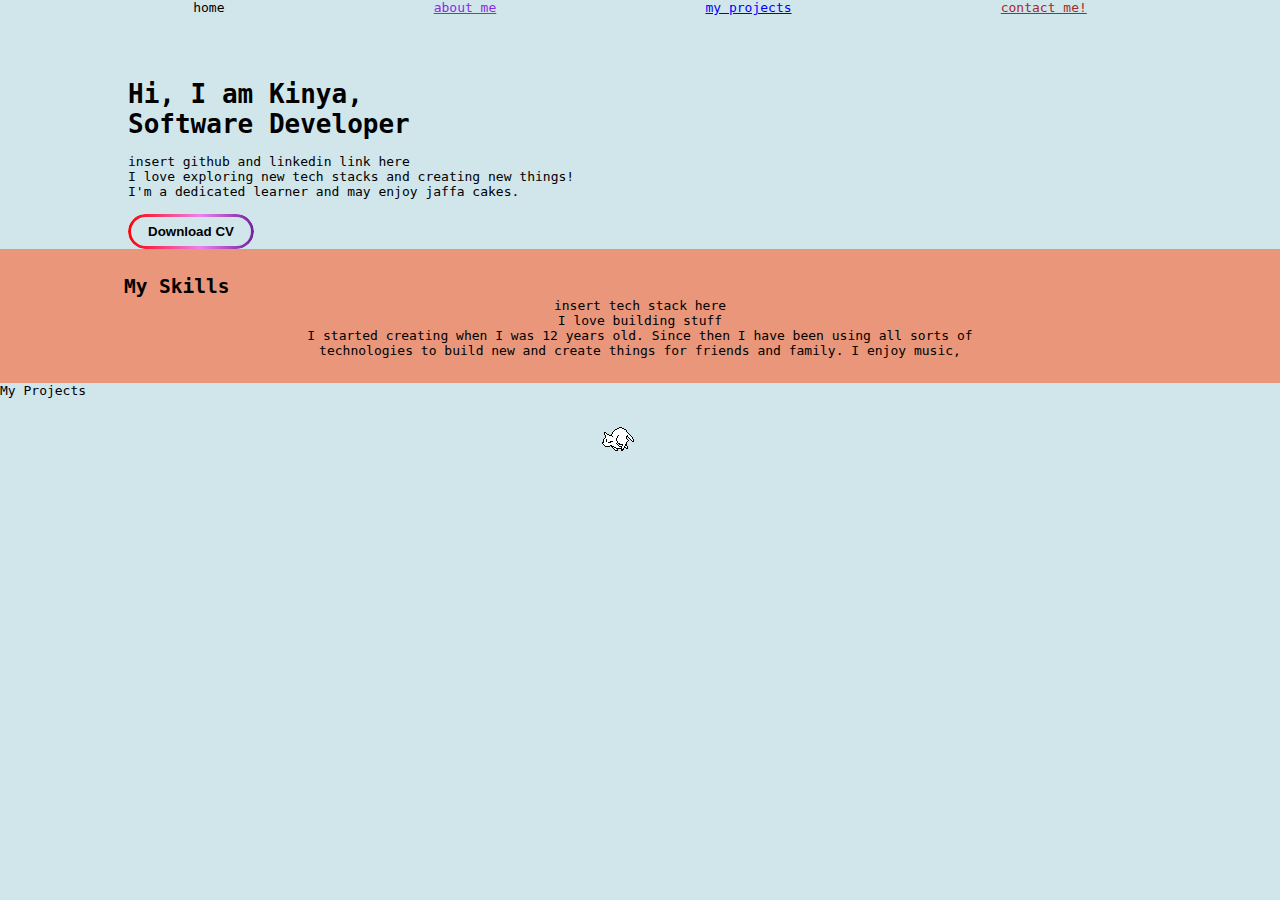
<file: index.html>
<!DOCTYPE html>
<html>
  <head>
    <title>kinkinkin</title>
    <link rel="stylesheet" href="./css/main.css" />
  </head>

  <body>
    <nav>
      <ul>
        <li>home</li>
        <li><a href="aboutme.html" class="aboutclr">about me</a></li>
        <li><a href="projects.html" class="projectsclr">my projects</a></li>
        <li><a href="contact.html" class="contactclr">contact me!</a></li>
      </ul>
    </nav>
    <div
      id="oneko"
      style="
        z-index: 5;
        width: 32px;
        height: 32px;
        position: absolute;
        pointer-events: none;
        background-image: url('/assets/oneko.gif');
        image-rendering: pixelated;
        left: 2.50797px;
        top: 19.78px;
        background-position: -64px 0px;
      "
    ></div>
    <div class="intro">
      <h1 class="header">
        Hi, I am Kinya, <br />
        Software Developer
      </h1>
      <br />
      <p>insert github and linkedin link here</p>
      <p>
        I love exploring new tech stacks and creating new things! <br />
        I'm a dedicated learner and may enjoy jaffa cakes.
      </p>
      <br />
      <button class="downloadCV">Download CV</button>
    </div>

    <div class="myskills">
      <h2 class="myskillsheader">My Skills</h2>
      <p>insert tech stack here</p>
      <p>I love building stuff</p>
      <p>
        I started creating when I was 12 years old. Since then I have been using
        all sorts of <br />
        technologies to build new and create things for friends and family. I
        enjoy music,
      </p>
    </div>

    <div id="myProjects" class="myprojects">
      <p>My Projects</p>
    </div>
  </body>
  <script src="./js/oneko.js"></script>
</html>
</file>
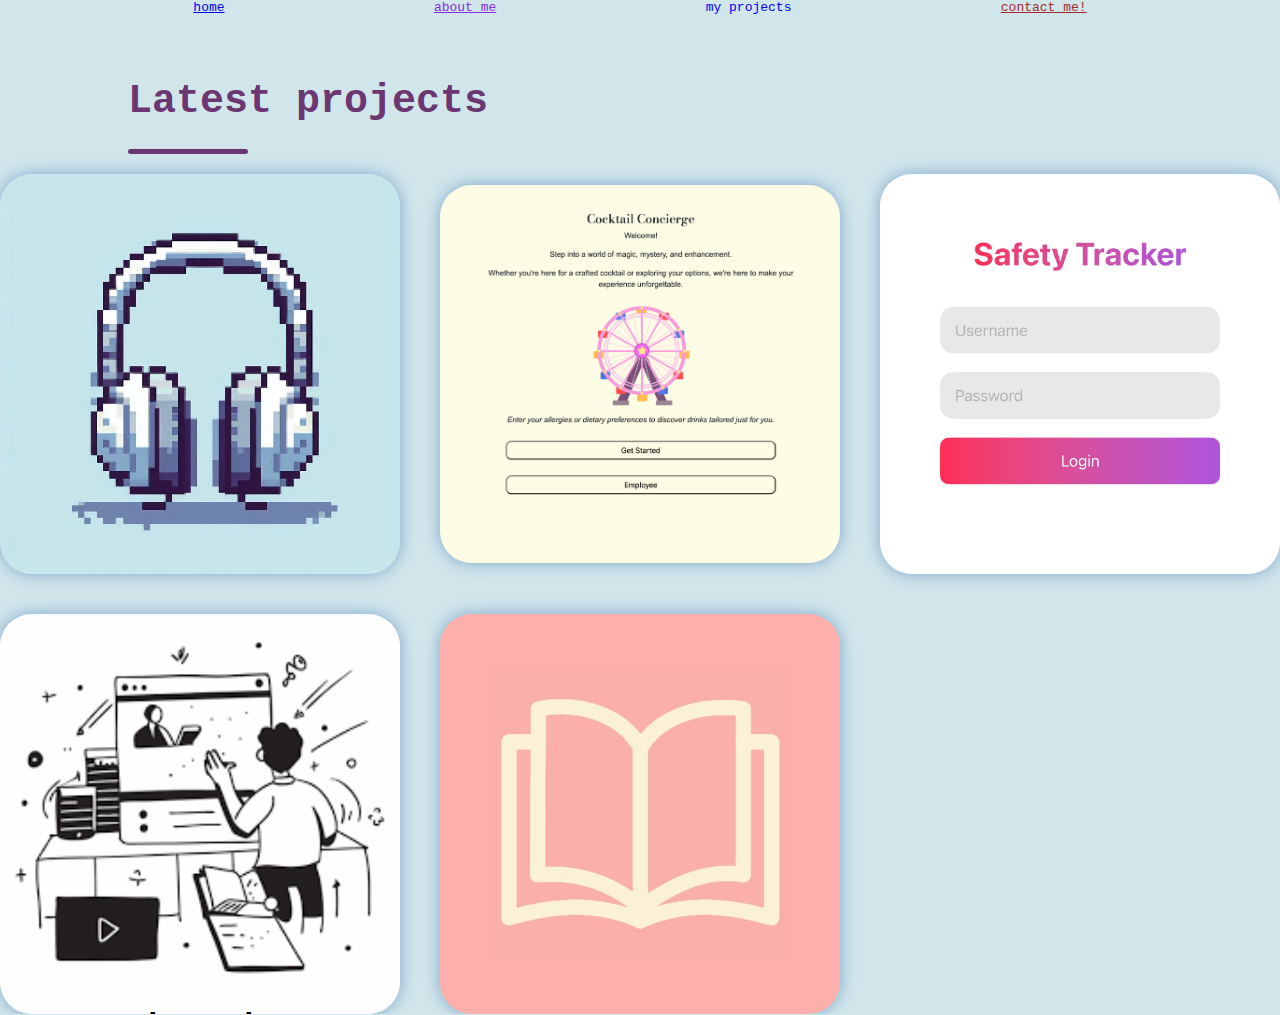
<file: projects.html>
<!DOCTYPE html>
<html>
  <head>
    <title>my projects</title>
    <link rel="stylesheet" href="./css/main.css" />
    <link
      href="https://unpkg.com/boxicons@2.1.4/css/boxicons.min.css"
      rel="stylesheet"
    />
  </head>
  <body>
    <nav>
      <ul>
        <li><a href="index.html">home</a></li>
        <li><a href="aboutme.html" class="aboutclr">about me</a></li>
        <li><a class="projectsclr">my projects</a></li>
        <li><a href="contact.html" class="contactclr">contact me!</a></li>
      </ul>
    </nav>
    <div class="portfolio-title">
      <h2 class="heading">Latest <span> projects </span></h2>
      <hr />
    </div>
    <div class="portfolio-container">
      <div class="portfolio-box">
        <img src="assets/music player2.jpg" alt="" />
        <div class="portfolio-layer">
          <h4>Music Player</h4>
          <p>Lorem ipsum dolor sit amet</p>
        </div>
      </div>

      <div class="portfolio-box">
        <img src="assets/Cocktail-Concierge.png" alt="" />
        <div class="portfolio-layer">
          <h4>Cocktail Concierge</h4>
          <p>
            Developed a Node.js web application using JavaScript, EJS and CSS to
            help users identify allergens in cocktails served at Incognito Bars.
          </p>
          <a href="https://cocktail-concierege.onrender.com/" target="_blank">
            <i class="bx bx-link-external"></i
          ></a>
        </div>
      </div>

      <div class="portfolio-box">
        <img src="assets/Safety Tracker.jpg" alt="" />
        <div class="portfolio-layer">
          <h4>Safety Tracker</h4>
          <p>
            Built a React Native application to manage students and teachers
            using a university database API. Implementing full CRUDL
            functionality, enabling seamless management of user data.
          </p>
        </div>
      </div>

      <div class="portfolio-box">
        <img src="assets/uni db2.png" alt="" />
        <div class="portfolio-layer">
          <h4>University Database</h4>
          <p>
            Built a React Native application to manage students and teachers
            using a university database API. Implementing full CRUDL
            functionality, enabling seamless management of user data.
          </p>
          <a href="https://github.com/kinyar/crudler" target="_blank">
            <i class="bx bx-link-external"></i
          ></a>
        </div>
      </div>

      <div class="portfolio-box">
        <img src="assets/book icon .jpg" alt="" />
        <div class="portfolio-layer">
          <h4>Book tracker</h4>
          <p>
            Developed a SwiftUI-based mobile application to track personal
            reading habits and manage book collections, utilising Swift Data to
            store book details and track reading progress.
          </p>
        </div>
      </div>
    </div>
  </body>
</html>
</file>
<file: css/main.css>
* {
  padding: 0;
  margin: 0;
  box-sizing: border-box;
}

/*if you wanna go back to yellow do cornsilk
*/
body {
  background-color: rgb(208, 230, 235);
  font-family: monospace;
  height: 100%;
  margin: 0;
}

nav ul {
  display: flex;
  flex-flow: row wrap;
  justify-content: space-evenly;
  gap: 0 1rem;
  list-style-type: none;
  padding: 0;
  margin: 0;
}

.aboutclr {
  color: blueviolet;
}

.contactclr {
  color: brown;
}

.projectsclr {
  color: blue;
}

.intro {
  padding-left: 10%;
  padding-top: 5%;
}

.downloadCV {
  padding: 10px 20px;
  border-radius: 9999px;
  position: relative;
  color: black;
  font-weight: bold;
  background: transparent;
  border: none;
  cursor: pointer;
  z-index: 1;
  overflow: hidden;
  cursor: pointer;
}

.downloadCV::before {
  content: "";
  position: absolute;
  inset: 0;
  padding: 3px;
  border-radius: 9999px;
  background: linear-gradient(
    270deg,
    red,
    orange,
    yellow,
    green,
    blue,
    indigo,
    violet,
    red
  );
  background-size: 400% 400%;
  animation: rainbowBorder 8s linear infinite;
  mask: inherit;
  -webkit-mask: linear-gradient(#fff 0 0) content-box, linear-gradient(#fff 0 0);
  -webkit-mask-composite: xor;
  mask-composite: exclude;
  z-index: -1;
}

@keyframes rainbowBorder {
  0% {
    background-position: 0% 50%;
  }
  50% {
    background-position: 100% 50%;
  }
  100% {
    background-position: 0% 50%;
  }
}

.myskills {
  text-align: center;
  padding: 2%;
  background-color: darksalmon;
}

.myskillsheader {
  padding-left: 8%;
  text-align: left;
}

.contact-container {
  height: 90vh;
  display: flex;
  align-items: center;
  justify-content: space-evenly;
  padding: 0;
  margin: 0;
  box-sizing: border-box;
}

.contact-left {
  display: flex;
  flex-direction: column;
  align-items: start;
  gap: 20px;
}

.contact-left-title h2 {
  font-weight: 600;
  color: #6c3672;
  font-size: 40px;
  margin-bottom: 5px;
}

.contact-left-title hr {
  border: none;
  width: 120px;
  height: 5px;
  background-color: #6c3672;
  border-radius: 10px;
  margin-bottom: 20px;
}

.contact-inputs {
  width: 400px;
  height: 50px;
  border: none;
  outline: none;
  padding-left: 25px;
  font-weight: 500;
  color: #666;
  border-radius: 50px;
}

.contact-left textarea {
  height: 140px;
  padding-top: 15px;
  border-radius: 20px;
}

.contact-inputs:focus {
  border: 2px solid #72365a;
}

.contact-inputs::placeholder {
  color: #666;
  font-family: monospace;
}

.emailMe {
  display: flex;
  align-items: center;
  padding: 15px 30px;
  font-size: 16px;
  color: white;
  gap: 10px;
  border: none;
  border-radius: 50px;
  background: #6c3672;
  cursor: pointer;
}

.contact-right img {
  width: 400px;
}

.portfolio-container {
  display: grid;
  grid-template-columns: repeat(3, 1fr);
  align-items: center;
  gap: 2.5rem;
}

.portfolio-container .portfolio-box {
  position: relative;
  border-radius: 2rem;
  box-shadow: 0 0 1rem rgb(130, 165, 203);
  overflow: hidden;
  display: flex;
}

.portfolio-box img {
  width: 100%;
  transition: 0.5s ease;
}

.portfolio-box:hover img {
  transform: scale(1.1);
}

.portfolio-box .portfolio-layer {
  position: absolute;
  bottom: 0;
  left: 0;
  width: 100%;
  height: 100%;
  background: linear-gradient(rgba(0, 0, 0, 0.1), rgb(162, 212, 223));
  display: flex;
  justify-content: center;
  align-items: center;
  flex-direction: column;
  text-align: center;
  padding: 0 4rem;
  transform: translateY(100%);
  transition: 0.5s ease;
}

.portfolio-box:hover .portfolio-layer {
  transform: translateY(0);
}

.portfolio-layer h4 {
  font-size: 2rem;
}

.portfolio-layer p {
  font-size: 1.4rem;
  margin: 0.3rem 0 1rem;
}

.portfolio-layer a {
  display: inline-flex;
  justify-content: center;
  align-items: center;
  width: 5rem;
  height: 5rem;
  background: rgba(116, 114, 114, 0.644);
  border-radius: 50%;
}

.portfolio-layer a i {
  font-size: 2rem;
  color: rgb(207, 211, 217);
}

.portfolio-title {
  display: flex;
  flex-direction: column;
  align-items: start;
  gap: 20px;
  padding-left: 10%;
  padding-top: 5%;
}

.portfolio-title h2 {
  font-weight: 600;
  color: #6c3672;
  font-size: 40px;
  margin-bottom: 5px;
  text-align: left;
}

.portfolio-title hr {
  border: none;
  width: 120px;
  height: 5px;
  background-color: #6c3672;
  border-radius: 10px;
  margin-bottom: 20px;
}
</file>
